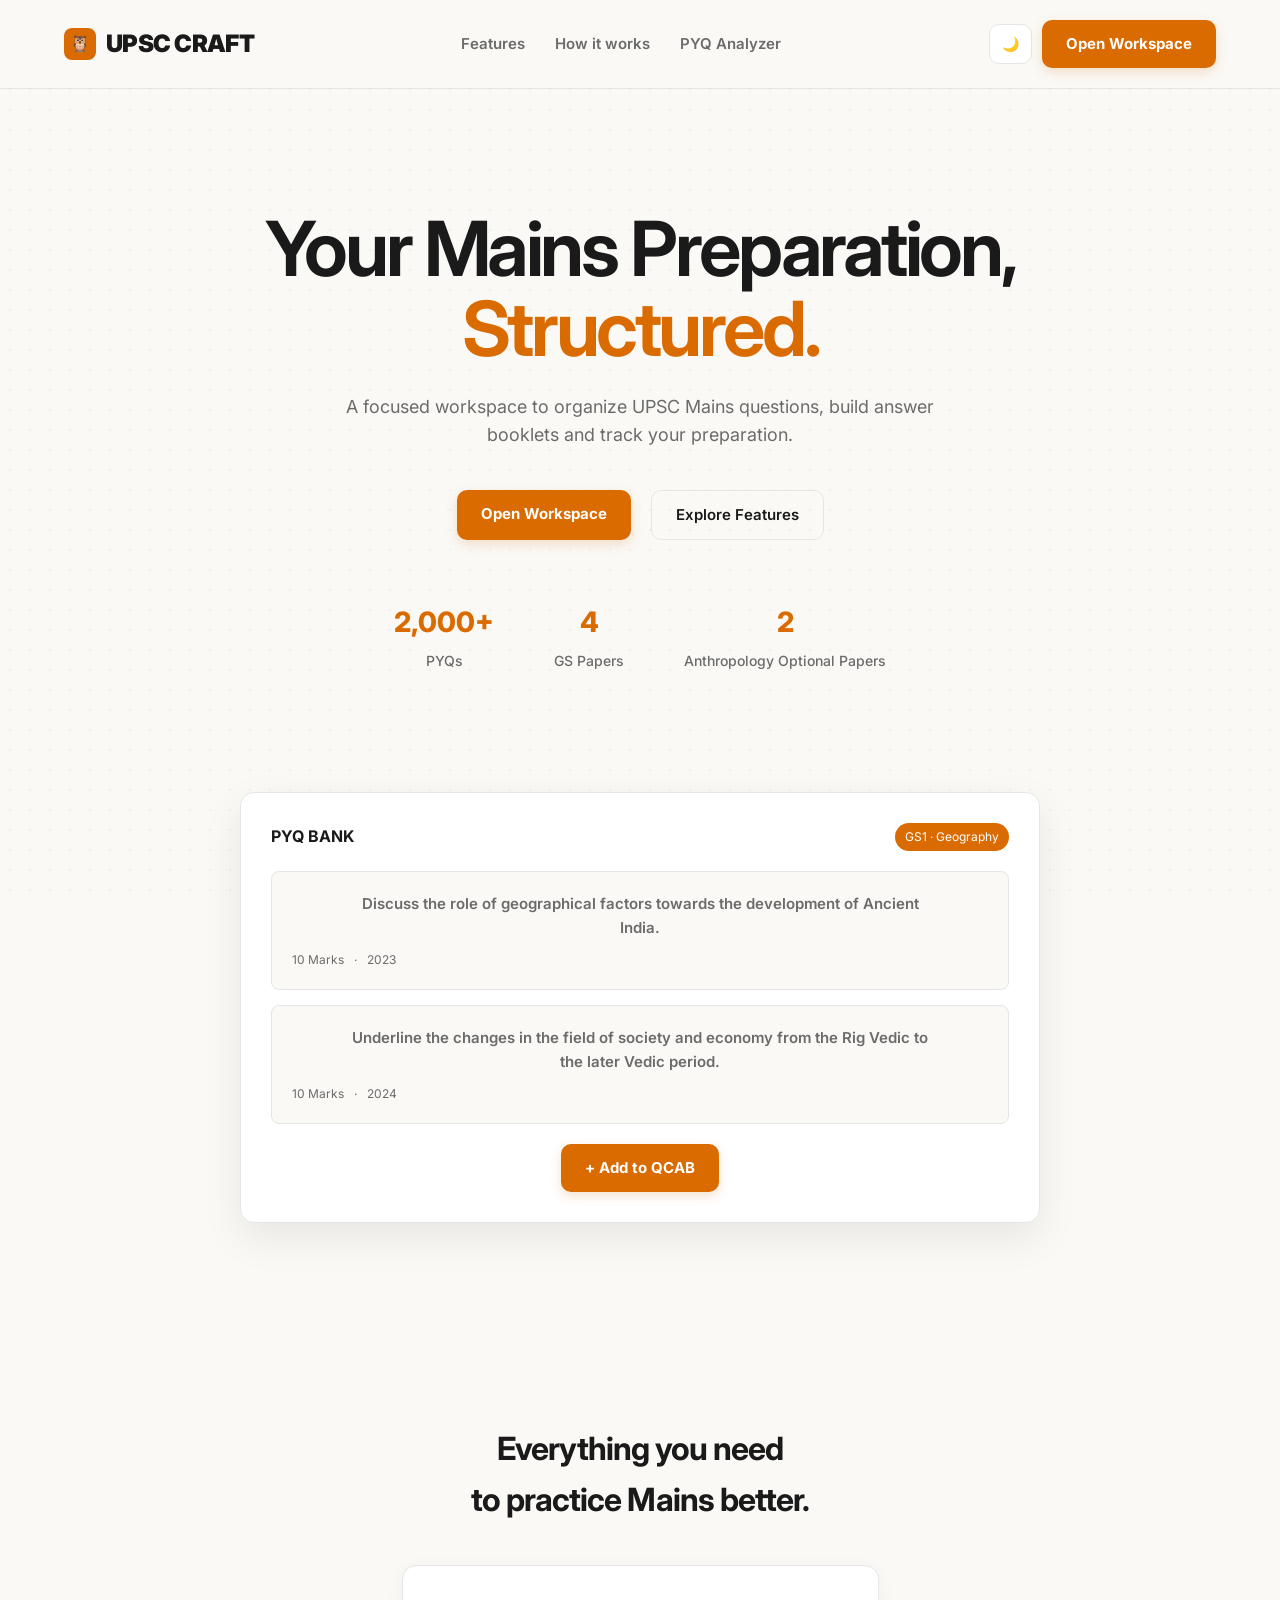
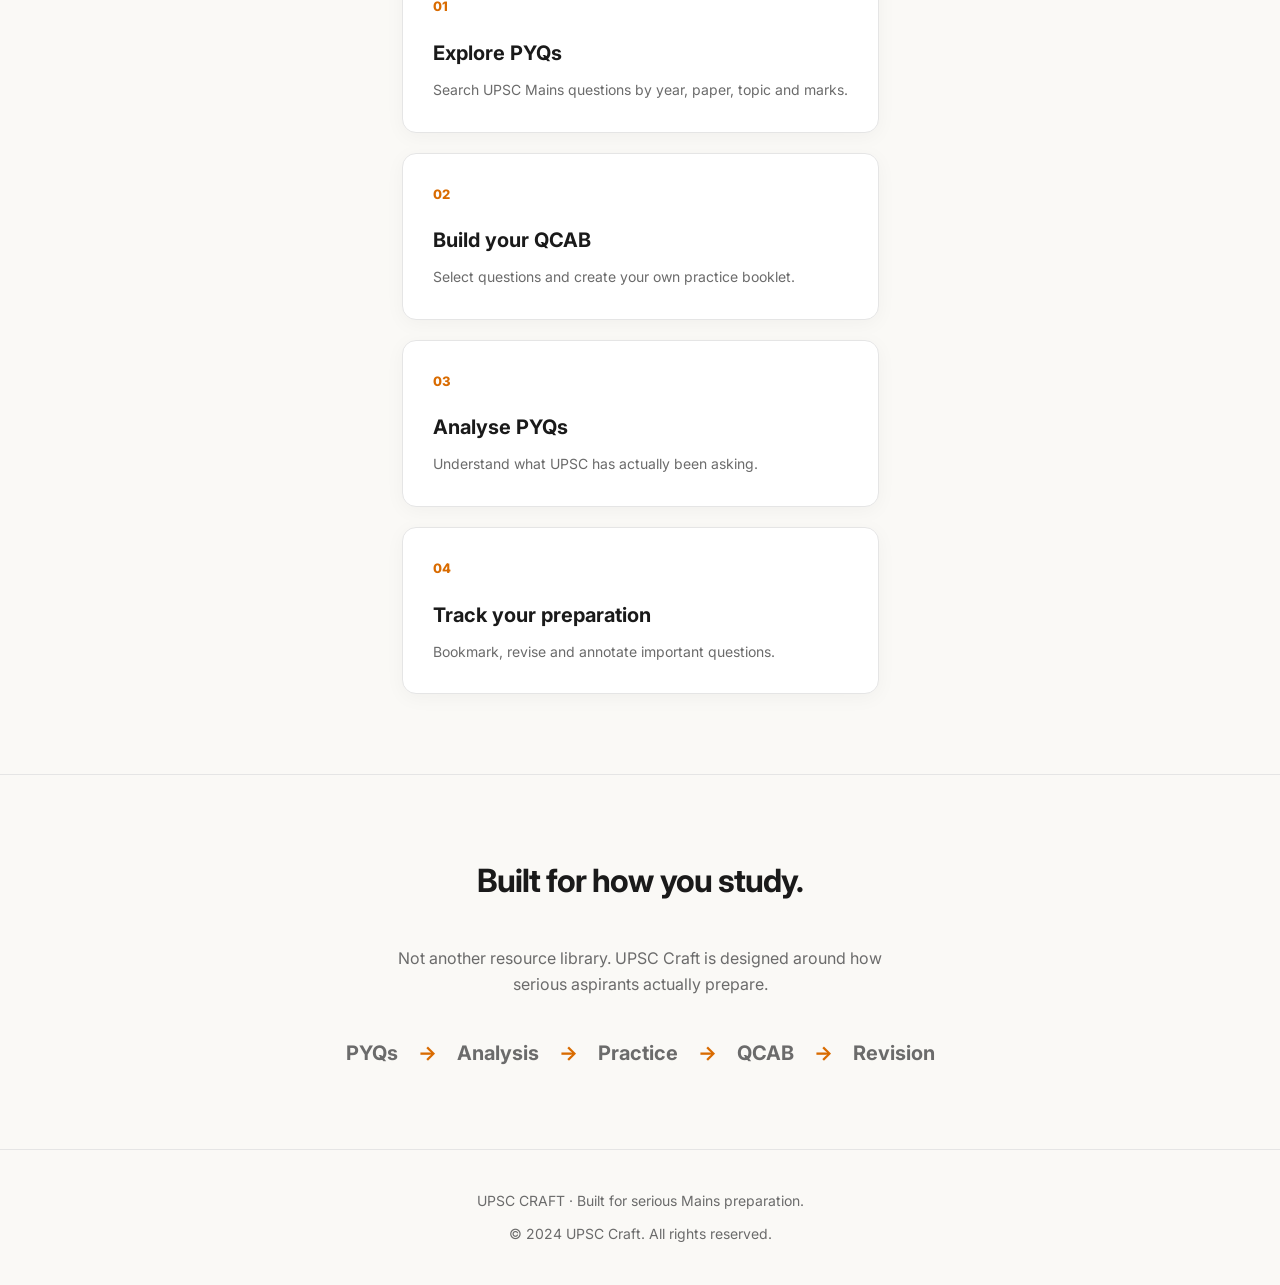
<file: index.html>
<!DOCTYPE html>
<html lang="en">
<head>
    <meta charset="UTF-8">
    <meta name="viewport" content="width=device-width, initial-scale=1.0">
    <title>UPSC CRAFT | Mains Preparation, Structured.</title>
    <link href="https://fonts.googleapis.com/css2?family=Inter:wght@400;600;700;800;900&display=swap" rel="stylesheet">
    <link rel="stylesheet" href="styles.css">
    <style>
        body.landing { display: flex; flex-direction: column; min-height: 100vh; }
        .navbar { padding: 20px 5%; display: flex; justify-content: space-between; align-items: center; position: sticky; top: 0; background: var(--surface-glass); backdrop-filter: blur(8px); z-index: 100; border-bottom: 1px solid var(--border); }
        .logo { font-size: 24px; font-weight: 900; letter-spacing: -0.03em; text-decoration: none; color: var(--text); display: flex; align-items: center; gap: 10px; }
        .logo-icon { width: 32px; height: 32px; border-radius: 8px; background: var(--accent); color: white; display: flex; align-items: center; justify-content: center; font-size: 16px; }
        .nav-links { display: flex; gap: 30px; align-items: center; }
        .nav-links a { text-decoration: none; color: var(--text-soft); font-weight: 600; font-size: 15px; transition: color 0.2s; }
        .nav-links a:hover { color: var(--text); }
        .hero { padding: 120px 5% 80px; text-align: center; animation: fadeIn 1s ease; }
        .hero h1 { font-size: clamp(48px, 6vw, 76px); font-weight: 650; letter-spacing: -0.045em; line-height: 1.05; margin-bottom: 24px; }
        .hero h1 span { color: var(--accent); }
        .hero p { font-size: 18px; color: var(--text-soft); max-width: 600px; margin: 0 auto 40px; }
        .cta-container { display: flex; gap: 20px; justify-content: center; margin-bottom: 60px; }
        .stats { display: flex; justify-content: center; gap: 60px; margin-bottom: 80px; animation: fadeInUp 1s ease 0.2s both; }
        .stat-item { text-align: center; }
        .stat-item h3 { font-size: 28px; font-weight: 800; color: var(--accent); margin-bottom: 5px; }
        .stat-item p { font-size: 14px; color: var(--text-soft); font-weight: 500; }
        .preview-container { max-width: 800px; margin: 0 auto 120px; background: var(--surface); border: 1px solid var(--border); border-radius: var(--radius); box-shadow: var(--shadow-lg); padding: 30px; position: relative; animation: float 6s ease-in-out infinite; }
        .preview-header { display: flex; justify-content: space-between; align-items: center; margin-bottom: 20px; }
        .preview-tag { font-size: 12px; background: var(--accent); color: white; padding: 4px 10px; border-radius: 20px; }
        .preview-question { background: var(--bg); border-radius: 8px; padding: 20px; margin-bottom: 15px; border: 1px solid var(--border); }
        .preview-question p { font-size: 15px; font-weight: 600; margin-bottom: 10px; }
        .preview-meta { display: flex; gap: 10px; font-size: 12px; color: var(--text-soft); }
        .features { padding: 0 5% 80px; max-width: 1200px; margin: 0 auto; }
        .section-title { font-size: 32px; font-weight: 700; letter-spacing: -0.03em; margin-bottom: 40px; text-align: center; }
        .feature-grid { display: grid; grid-template-columns: repeat(auto-fit, minmax(250px, 1fr)); gap: 20px; }
        .feature-card { background: var(--surface); border: 1px solid var(--border); border-radius: var(--radius); padding: 30px; transition: transform 0.2s, box-shadow 0.2s; box-shadow: var(--shadow); }
        .feature-card:hover { transform: translateY(-3px); box-shadow: var(--shadow-lg); }
        .feature-number { font-size: 13px; color: var(--accent); font-weight: 800; margin-bottom: 20px; }
        .feature-card h3 { font-size: 20px; font-weight: 700; margin-bottom: 10px; }
        .feature-card p { font-size: 14px; color: var(--text-soft); }
        .built-for { padding: 80px 5%; border-top: 1px solid var(--border); text-align: center; }
        .workflow { display: flex; justify-content: center; align-items: center; gap: 20px; flex-wrap: wrap; margin-top: 40px; font-size: 20px; font-weight: 700; color: var(--text-soft); }
        .workflow span { color: var(--accent); }
        .footer { padding: 40px 5%; border-top: 1px solid var(--border); text-align: center; font-size: 14px; color: var(--text-soft); }
        @keyframes float { 0%, 100% { transform: translateY(0); } 50% { transform: translateY(-10px); } }
        @media (max-width: 768px) {
            .navbar { padding: 15px; }
            .nav-links { display: none; }
            .cta-container { flex-direction: column; align-items: center; }
            .stats { flex-direction: column; gap: 20px; }
            .hero { padding-top: 80px; }
        }
    </style>
</head>
<body class="landing">
    <nav class="navbar">
        <a href="#" class="logo"><span class="logo-icon">🦉</span> UPSC CRAFT</a>
        <div class="nav-links">
            <a href="#features">Features</a>
            <a href="#built-for">How it works</a>
            <a href="workspace.html" target="_blank">PYQ Analyzer</a>
        </div>
        <div style="display: flex; gap: 10px; align-items: center;">
            <button class="theme-toggle" id="theme-toggle-landing">🌙</button>
            <a href="workspace.html" class="btn-primary">Open Workspace</a>
        </div>
    </nav>

    <header class="hero">
        <h1>Your Mains Preparation,<br><span>Structured.</span></h1>
        <p>A focused workspace to organize UPSC Mains questions, build answer booklets and track your preparation.</p>
        <div class="cta-container">
            <a href="workspace.html" class="btn-primary">Open Workspace</a>
            <a href="#features" class="btn-secondary">Explore Features</a>
        </div>
        <div class="stats">
            <div class="stat-item"><h3>2,000+</h3><p>PYQs</p></div>
            <div class="stat-item"><h3>4</h3><p>GS Papers</p></div>
            <div class="stat-item"><h3>2</h3><p>Anthropology Optional Papers</p></div>
        </div>
        <div class="preview-container">
            <div class="preview-header">
                <h4>PYQ BANK</h4>
                <span class="preview-tag">GS1 · Geography</span>
            </div>
            <div class="preview-question">
                <p>Discuss the role of geographical factors towards the development of Ancient India.</p>
                <div class="preview-meta"><span>10 Marks</span> <span>·</span> <span>2023</span></div>
            </div>
            <div class="preview-question" style="margin-bottom: 0;">
                <p>Underline the changes in the field of society and economy from the Rig Vedic to the later Vedic period.</p>
                <div class="preview-meta"><span>10 Marks</span> <span>·</span> <span>2024</span></div>
            </div>
            <button class="btn-primary" style="margin-top: 20px;">+ Add to QCAB</button>
        </div>
    </header>

    <section class="features" id="features">
        <h2 class="section-title">Everything you need<br>to practice Mains better.</h2>
        <div class="feature-grid">
            <div class="feature-card"><div class="feature-number">01</div><h3>Explore PYQs</h3><p>Search UPSC Mains questions by year, paper, topic and marks.</p></div>
            <div class="feature-card"><div class="feature-number">02</div><h3>Build your QCAB</h3><p>Select questions and create your own practice booklet.</p></div>
            <div class="feature-card"><div class="feature-number">03</div><h3>Analyse PYQs</h3><p>Understand what UPSC has actually been asking.</p></div>
            <div class="feature-card"><div class="feature-number">04</div><h3>Track your preparation</h3><p>Bookmark, revise and annotate important questions.</p></div>
        </div>
    </section>

    <section class="built-for" id="built-for">
        <h2 class="section-title">Built for how you study.</h2>
        <p style="max-width: 500px; margin: 0 auto; color: var(--text-soft);">Not another resource library. UPSC Craft is designed around how serious aspirants actually prepare.</p>
        <div class="workflow"><div>PYQs</div> <span>→</span> <div>Analysis</div> <span>→</span> <div>Practice</div> <span>→</span> <div>QCAB</div> <span>→</span> <div>Revision</div></div>
    </section>

    <footer class="footer">
        <p>UPSC CRAFT · Built for serious Mains preparation.</p>
        <p style="margin-top: 10px;">© 2024 UPSC Craft. All rights reserved.</p>
    </footer>

    <script>
        // Landing Dark Mode
        const themeToggleLanding = document.getElementById('theme-toggle-landing');
        if(localStorage.getItem('qcab_theme') === 'dark') { document.body.classList.add('dark-mode'); themeToggleLanding.textContent = '☀️'; }
        themeToggleLanding.addEventListener('click', () => {
            document.body.classList.toggle('dark-mode');
            localStorage.setItem('qcab_theme', document.body.classList.contains('dark-mode') ? 'dark' : 'light');
            themeToggleLanding.textContent = document.body.classList.contains('dark-mode') ? '☀️' : '🌙';
        });
    </script>
</body>
</html>
</file>
<file: styles.css>
:root {
  --bg: #faf9f6; --surface: #ffffff; --surface-2: #f1f5f9;
  --text: #1a1a1a; --text-soft: #6b6b6b; --border: #e5e5e5;
  --accent: #D96B00; --accent-soft: #fdf0e3;
  --primary: #D96B00;
  --shadow: 0 4px 20px rgba(0,0,0,0.04); --shadow-lg: 0 15px 40px rgba(0,0,0,0.08);
  --glow: rgba(217,107,0,0.15); --shadow-glow: 0 8px 32px rgba(217,107,0,0.15);
  --radius: 14px; --font: 'Inter', sans-serif;
  --gs1: #2563eb; --gs2: #059669; --gs3: #d97706; --gs4: #7c3aed;
  --opt1: #db2777; --opt2: #ea580c;
  --surface-glass: rgba(250, 249, 246, 0.8);
}
body.dark-mode {
  --bg: #0B0F19; --surface: #1E293B; --surface-2: #334155;
  --text: #FFFFFF; --text-soft: #94A3B8; --border: #334155;
  --shadow: 0 4px 20px rgba(0,0,0,0.3); --shadow-lg: 0 15px 40px rgba(0,0,0,0.4);
  --accent-soft: #4c1d95; --surface-glass: rgba(30, 41, 59, 0.8);
  --gs1: #60a5fa; --gs2: #34d399; --gs3: #fbbf24; --gs4: #a78bfa;
  --opt1: #f472b6; --opt2: #fb923c;
}
* { box-sizing: border-box; margin: 0; padding: 0; }
body { font-family: var(--font); background: var(--bg); color: var(--text); line-height: 1.6; -webkit-font-smoothing: antialiased; }
body::before { content: ''; position: fixed; top: 0; left: 0; width: 100%; height: 100%; background-image: radial-gradient(rgba(0,0,0,0.04) 1px, transparent 1px); background-size: 20px 20px; z-index: -1; pointer-events: none; }
body.dark-mode::before { background-image: radial-gradient(rgba(255,255,255,0.04) 1px, transparent 1px); }
button { cursor: pointer; font: inherit; }

/* Buttons */
.btn-primary { background: var(--accent); color: white; border: none; padding: 12px 24px; border-radius: 10px; font-weight: 700; font-size: 15px; cursor: pointer; text-decoration: none; transition: all 0.2s; box-shadow: 0 4px 12px rgba(217, 107, 0, 0.2); }
.btn-primary:hover { transform: translateY(-2px); box-shadow: 0 6px 16px rgba(217, 107, 0, 0.3); }
.btn-secondary { background: transparent; border: 1px solid var(--border); padding: 12px 24px; border-radius: 10px; font-weight: 600; font-size: 15px; cursor: pointer; text-decoration: none; transition: all 0.2s; color: var(--text); }
.btn-secondary:hover { border-color: var(--accent); color: var(--accent); }
.btn-clear { background: transparent; border: 1px solid var(--border); padding: 12px 24px; border-radius: 10px; font-weight: 600; color: var(--text-soft); cursor: pointer; }
.btn-clear:hover { border-color: #DC2626; color: #DC2626; }
.theme-toggle { background: var(--surface); border: 1px solid var(--border); color: var(--text); padding: 8px 12px; border-radius: 10px; cursor: pointer; transition: all 0.2s; font-size: 14px; }
.theme-toggle:hover { border-color: var(--accent); color: var(--accent); }

/* Layout & Sidebar */
.app { display: grid; grid-template-columns: 250px minmax(0, 1fr); height: 100vh; }
.sidebar { background: var(--surface); border-right: 1px solid var(--border); padding: 24px 16px; display: flex; flex-direction: column; gap: 30px; }
.brand-logo { font-size: 22px; font-weight: 900; letter-spacing: -0.04em; text-decoration: none; color: var(--text); display: flex; align-items: center; gap: 10px; padding: 0 12px; }
.logo-icon { width: 32px; height: 32px; border-radius: 8px; background: var(--accent); color: white; display: flex; align-items: center; justify-content: center; font-size: 16px; }
.nav-title { font-size: 12px; font-weight: 700; color: var(--text-soft); text-transform: uppercase; letter-spacing: 0.05em; margin: 0 12px 10px; }
.nav { display: flex; flex-direction: column; gap: 4px; }
.nav-btn { display: flex; align-items: center; gap: 12px; padding: 12px 16px; border-radius: 10px; border: none; background: transparent; color: var(--text-soft); font-weight: 600; font-size: 15px; cursor: pointer; transition: all 0.2s; width: 100%; text-align: left; }
.nav-btn:hover { background: var(--bg); color: var(--text); }
.nav-btn.active { background: var(--accent); color: #fff; box-shadow: 0 4px 12px rgba(217,107,0,0.2); }
.sidebar-bottom { margin-top: auto; padding-top: 20px; border-top: 1px solid var(--border); font-size: 12px; color: var(--text-soft); text-align: center; }

/* Content */
.content { overflow-y: auto; padding: 0 40px 60px; }
.topbar { padding: 30px 0 20px; display: flex; justify-content: space-between; align-items: center; border-bottom: 1px solid var(--border); margin-bottom: 30px; }
.topbar h1 { font-size: 28px; font-weight: 700; letter-spacing: -0.03em; }
.topbar p { font-size: 14px; color: var(--text-soft); margin-top: 4px; }
.topbar-actions { display: flex; gap: 12px; align-items: center; }

/* Dashboard */
.dashboard-section, .workspace-section { display: none; animation: fadeIn 0.4s ease; }
.dashboard-section.active, .workspace-section.active { display: block; }
.stats-row { display: grid; grid-template-columns: repeat(3, 1fr); gap: 20px; margin-bottom: 30px; }
.stat-card { background: var(--surface); border: 1px solid var(--border); border-radius: 16px; padding: 25px; box-shadow: var(--shadow); transition: transform 0.2s; cursor: pointer; text-decoration: none; color: inherit; display: block; }
.stat-card:hover { transform: translateY(-3px); box-shadow: var(--shadow-lg); }
.stat-label { font-size: 14px; color: var(--text-soft); font-weight: 600; margin-bottom: 10px; }
.stat-value { font-size: 36px; font-weight: 800; color: var(--accent); margin-bottom: 5px; }
.stat-note { font-size: 13px; color: var(--text-soft); }
.features-grid { display: grid; grid-template-columns: repeat(auto-fit, minmax(220px, 1fr)); gap: 20px; }
.feature-card { background: var(--surface); border: 1px solid var(--border); border-radius: 16px; padding: 30px; transition: transform 0.2s; }
.feature-card:hover { transform: translateY(-3px); box-shadow: var(--shadow-lg); }
.feature-number { font-size: 13px; color: var(--accent); font-weight: 800; margin-bottom: 20px; }

/* * * * * * * * * * * * * * * * * * * * * * * * 
   PYQ FILTERS (CLEAN VERTICAL/GRID LAYOUT)
   * * * * * * * * * * * * * * * * * * * * * * * */
.filter-bar-vertical {
    display: flex;
    flex-direction: column;
    gap: 15px;
    background: var(--surface);
    border: 1px solid var(--border);
    border-radius: 16px;
    padding: 20px;
    margin-bottom: 20px;
    box-shadow: var(--shadow);
}
.filter-grid {
    display: grid;
    grid-template-columns: 1fr 1fr;
    gap: 15px;
}
.filter-group { display: flex; flex-direction: column; gap: 6px; }
.filter-group label { font-size: 13px; font-weight: 700; color: var(--text-soft); }
select, input { padding: 12px; border: 1px solid var(--border); border-radius: 8px; font-family: var(--font); font-size: 14px; background: var(--bg); color: var(--text); outline: none; }
select:focus, input:focus { border-color: var(--accent); }
.filter-actions { display: flex; justify-content: flex-end; gap: 10px; margin-top: 5px; }

/* Bank Items */
.bank-item { background: var(--surface); border: 1px solid var(--border); border-radius: 16px; padding: 20px; margin-bottom: 15px; transition: transform 0.2s, border-color 0.2s; }
.bank-item:hover { border-color: var(--accent); transform: translateY(-2px); }
.bank-question { font-size: 16px; font-weight: 700; margin-bottom: 12px; line-height: 1.5; }
.tags { display: flex; gap: 8px; margin-bottom: 15px; }
.tag { font-size: 12px; font-weight: 700; padding: 4px 10px; border-radius: 20px; background: var(--bg); border: 1px solid var(--border); color: var(--text-soft); }
.bank-actions { display: flex; gap: 10px; flex-wrap: wrap; }

/* Modern Button Styles for Questions */
.btn-study { background: var(--surface); border: 1px solid var(--border); color: var(--text-soft); border-radius: 10px; padding: 8px 16px; font-size: 13px; font-weight: 600; transition: all 0.2s; display: flex; align-items: center; gap: 6px; }
.btn-study:hover { background: var(--bg); border-color: var(--text-soft); transform: translateY(-2px); }
.btn-study.active-bookmark { background: var(--accent-soft); color: var(--accent); border-color: var(--accent); }
.btn-study.active-revised { background: #e6f4ea; color: #188038; border-color: #188038; }
.btn-add-item { background: var(--surface); border: 1px solid var(--border); border-radius: 10px; padding: 8px 16px; font-size: 13px; font-weight: 600; color: var(--text-soft); transition: all 0.2s; }
.btn-add-item:hover { border-color: var(--accent); color: var(--accent); background: var(--accent-soft); }
.btn-direct-pdf { background: var(--surface); border: 1px solid var(--border); border-radius: 10px; padding: 8px 16px; font-size: 13px; font-weight: 600; color: var(--text-soft); transition: all 0.2s; }
.btn-direct-pdf:hover { border-color: #dc2626; color: #dc2626; background: #fee2e2; }
.btn-ai-answer { background: var(--accent); color: #fff; border: none; border-radius: 10px; padding: 8px 16px; font-weight: 700; font-size: 13px; transition: all 0.2s; display: flex; align-items: center; gap: 6px; }
.btn-ai-answer:hover { transform: translateY(-2px); box-shadow: var(--shadow-glow); }

/* QCAB */
.q-item { display: flex; justify-content: space-between; padding: 15px 0; border-bottom: 1px solid var(--border); }
.q-text { font-size: 15px; font-weight: 600; }
.btn-generate { width: 100%; margin-top: 20px; background: var(--accent); color: white; border: none; padding: 15px; border-radius: 10px; font-size: 16px; font-weight: 700; cursor: pointer; }
.btn-generate:disabled { background: var(--border); color: var(--text-soft); cursor: not-allowed; }

/* * * * * * * * * * * * * * * * * * * * * * * * 
   CREATE QUESTION FORM (CLEAN DESIGN)
   * * * * * * * * * * * * * * * * * * * * * * * */
.create-form { background: var(--surface); border: 1px solid var(--border); border-radius: 16px; padding: 30px; box-shadow: var(--shadow); display: flex; flex-direction: column; gap: 20px; }
.form-row { display: grid; grid-template-columns: 1fr 1fr; gap: 20px; }
.create-form label { font-weight: 700; margin-bottom: 6px; display: block; color: var(--text-soft); }
.create-form textarea { resize: vertical; min-height: 120px; }
.marks-row { display: flex; gap: 10px; flex-wrap: wrap; }
.marks-btn { padding: 11px 24px; border: 2px solid var(--border); border-radius: 11px; background: var(--surface-2); font-weight: 800; transition: all 0.2s; }
.marks-btn[aria-pressed="true"] { background: var(--accent); color: #fff; border-color: var(--accent); }
.checkbox-row { display: flex; align-items: center; gap: 10px; margin-top: 10px; }
.form-actions { display: flex; gap: 10px; flex-wrap: wrap; }

/* Gradients & Analyzer */
.grad-1 { background: #D96B00; color: white; border: none; }
.grad-2 { background: #3b82f6; color: white; border: none; }
.grad-3 { background: #10b981; color: white; border: none; }
.grad-4 { background: #8b5cf6; color: white; border: none; }
.grad-5 { background: #f59e0b; color: white; border: none; }
.analyzer-modal-overlay { position: fixed; top: 0; left: 0; right: 0; bottom: 0; background: rgba(0,0,0,0.7); z-index: 10000; display: none; justify-content: center; align-items: center; backdrop-filter: blur(4px); }
.analyzer-modal-overlay.active { display: flex; }
.analyzer-content { background: var(--bg); width: 95%; height: 90vh; border-radius: 20px; padding: 30px; display: flex; flex-direction: column; overflow: hidden; box-shadow: var(--shadow-lg); }
.analyzer-header { display: flex; justify-content: space-between; align-items: center; border-bottom: 1px solid var(--border); padding-bottom: 20px; margin-bottom: 20px; }
.analyzer-paper-btn { background: var(--surface); border: 1px solid var(--border); padding: 8px 16px; border-radius: 8px; font-weight: 600; cursor: pointer; }
.analyzer-paper-btn.active { background: var(--accent); color: white; border-color: var(--accent); }
/* CRITICAL SCROLL FIX */
.analyzer-body { flex: 1; min-height: 0; overflow-y: auto; padding: 20px; }
.analyzer-capsule { display: flex; justify-content: space-between; align-items: center; padding: 15px 20px; border-radius: 10px; margin-bottom: 10px; cursor: pointer; font-weight: 700; font-size: 16px; }

/* Modals */
.modal-overlay { position: fixed; top: 0; left: 0; right: 0; bottom: 0; background: rgba(0,0,0,0.7); z-index: 10001; display: none; justify-content: center; align-items: center; }
.modal-overlay.active { display: flex; }
.modal-content { background: var(--surface); border-radius: 16px; width: 90%; max-width: 500px; padding: 25px; box-shadow: var(--shadow-lg); }
.modal-header { display: flex; justify-content: space-between; margin-bottom: 20px; }
.modal-close { background: transparent; border: none; font-size: 20px; cursor: pointer; color: var(--text-soft); }
.modal-footer { display: flex; justify-content: flex-end; gap: 10px; margin-top: 20px; }
.model-option { display: block; width: 100%; margin-bottom: 10px; padding: 15px; border-radius: 10px; font-weight: 700; cursor: pointer; }
.syllabus-modal-overlay { position: fixed; top: 0; left: 0; right: 0; bottom: 0; background: rgba(0,0,0,0.7); z-index: 10002; display: none; justify-content: center; align-items: center; }
.syllabus-modal-overlay.active { display: flex; }
.syllabus-modal-content { background: var(--bg); width: 90%; max-width: 800px; height: 80vh; border-radius: 20px; padding: 30px; overflow-y: auto; box-shadow: var(--shadow-lg); }
.syllabus-grid { display: grid; grid-template-columns: repeat(auto-fit, minmax(200px, 1fr)); gap: 15px; margin-top: 20px; }
.syllabus-menu-card { background: var(--surface); border: 1px solid var(--border); border-radius: 12px; padding: 20px; text-align: center; cursor: pointer; }
.syllabus-menu-card:hover { border-color: var(--accent); transform: translateY(-3px); }
.back-btn { background: transparent; border: 1px solid var(--border); padding: 8px 16px; border-radius: 8px; margin-bottom: 15px; cursor: pointer; }
.syllabus-modal-close { background: transparent; border: none; font-size: 20px; cursor: pointer; color: var(--text-soft); }
.syllabus-menu-card-title {
    font-weight: 800;
    margin-top: 10px;
    color: var(--text);
    font-size: 16px;
}
.syllabus-title-gs1 { color: var(--gs1); }
.syllabus-title-gs2 { color: var(--gs2); }
.syllabus-title-gs3 { color: var(--gs3); }
.syllabus-title-gs4 { color: var(--gs4); }
.syllabus-title-anthro1 { color: var(--opt1); }
.syllabus-title-anthro2 { color: var(--opt2); }
.syllabus-title-prelims { color: var(--muted); }
.syllabus-title-essay { color: var(--accent); }

/* Scroll Lock & Toast */
body.modal-open, body.syllabus-open { overflow: hidden !important; }
body.modal-open #main-sidebar, body.syllabus-open #main-sidebar { overflow-y: hidden !important; }
body.syllabus-open .syllabus-modal-overlay { display: flex !important; }
.toast { position: fixed; bottom: 30px; left: 50%; transform: translateX(-50%); background: var(--text); color: var(--bg); padding: 12px 24px; border-radius: 30px; opacity: 0; transition: opacity 0.3s, transform 0.3s; z-index: 10005; font-weight: 600; }
.toast.show { opacity: 1; transform: translateX(-50%) translateY(-10px); }

@keyframes fadeIn { from { opacity: 0; transform: translateY(10px); } to { opacity: 1; transform: translateY(0); } }

/* Mobile */
.mobile-nav { display: none !important; }
.mobile-menu-backdrop { display: none !important; }
@media (max-width: 900px) {
  .app { grid-template-columns: 1fr; }
  .sidebar { display: flex; position: fixed; z-index: 200; left: 0; top: 0; bottom: 0; width: 250px; background: var(--surface); transform: translateX(-100%); transition: transform 0.3s ease; flex-direction: column; gap: 30px; padding: 24px 16px; border-right: 1px solid var(--border); }
  .sidebar.mobile-open { transform: translateX(0); }
  .mobile-nav { display: flex !important; align-items: center; justify-content: space-between; padding: 20px; position: sticky; top: 0; background: var(--bg); z-index: 100; border-bottom: 1px solid var(--border); }
  .hamburger { background: none; border: none; font-size: 24px; cursor: pointer; color: var(--text); }
  .content { padding: 20px 20px 100px; }
  .stats-row { grid-template-columns: 1fr; }
  .filter-grid { grid-template-columns: 1fr; }
  .form-row { grid-template-columns: 1fr; }
  .filter-actions { flex-direction: column; }
  .mobile-menu-backdrop { display: block !important; position: fixed; inset: 0; background: rgba(0,0,0,0.4); z-index: 150; opacity: 0; pointer-events: none; }
  .mobile-menu-backdrop.active { opacity: 1; pointer-events: auto; }
}
</file>
